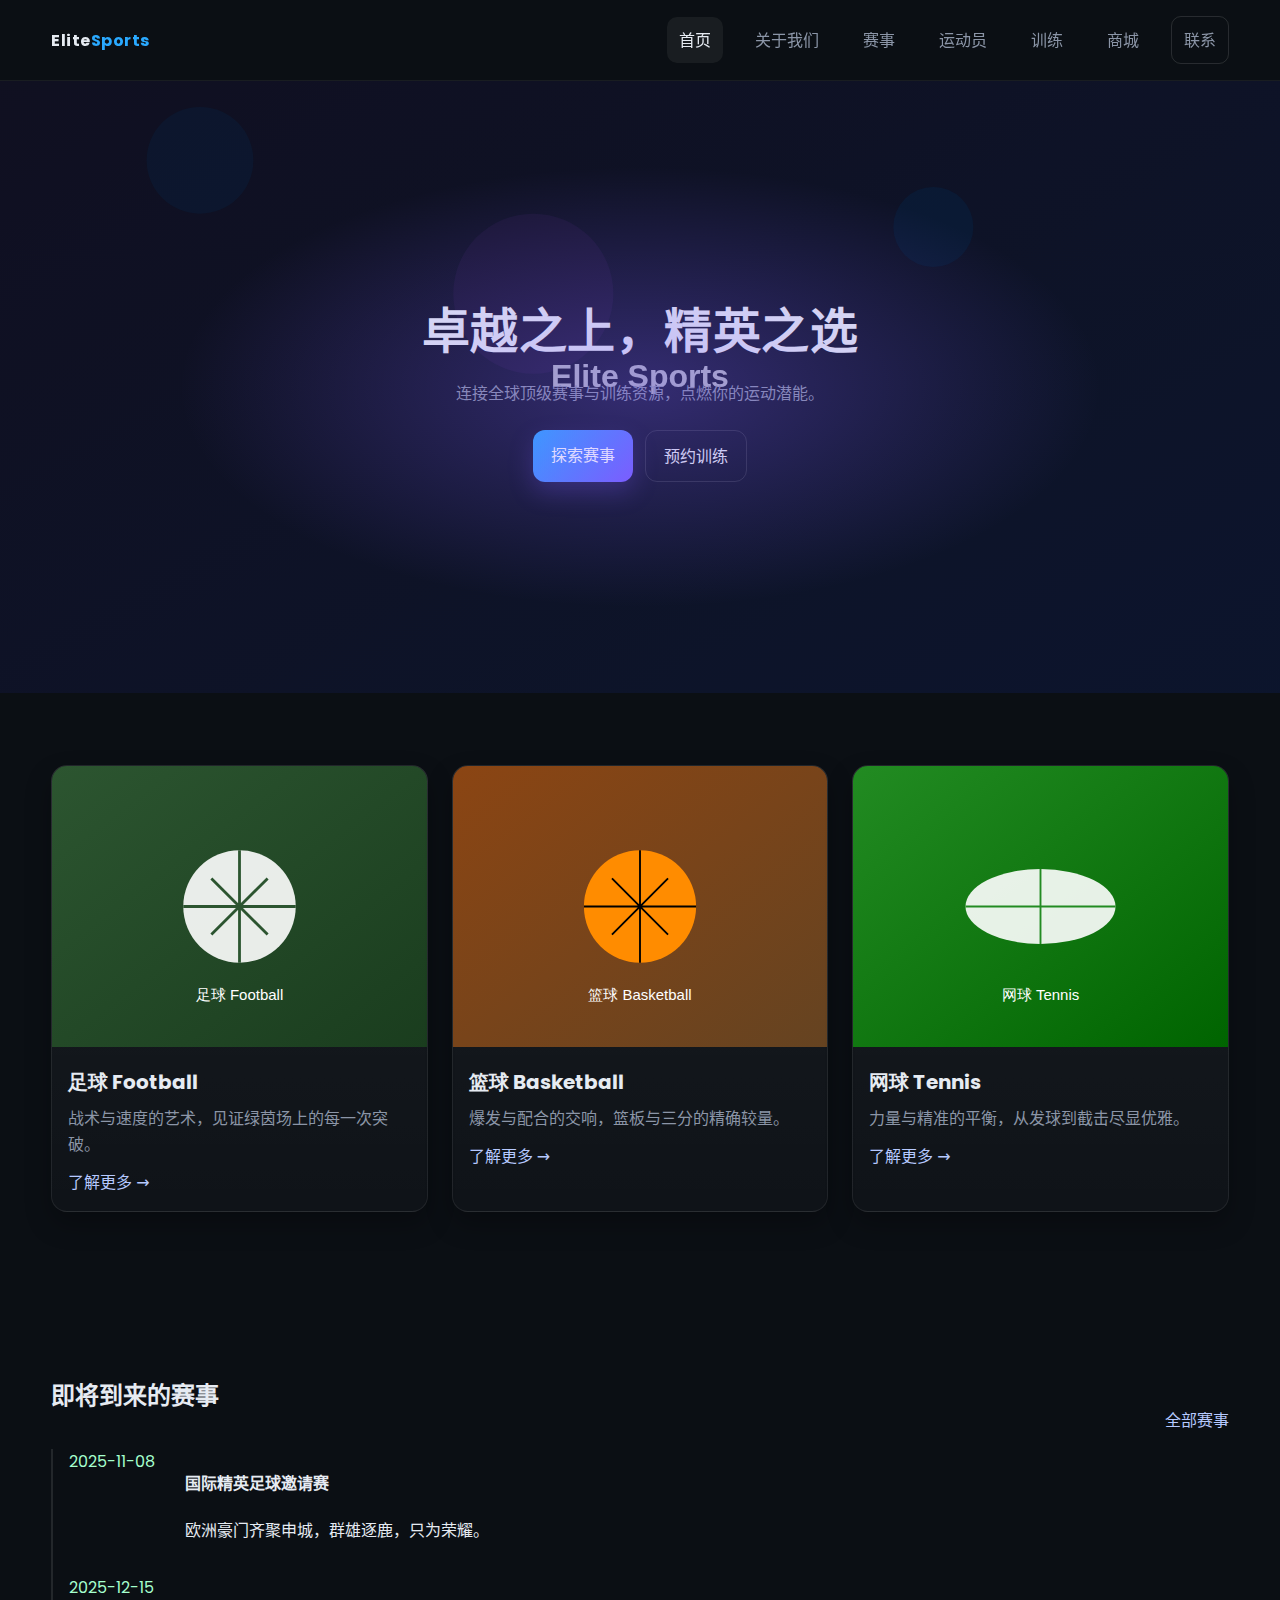
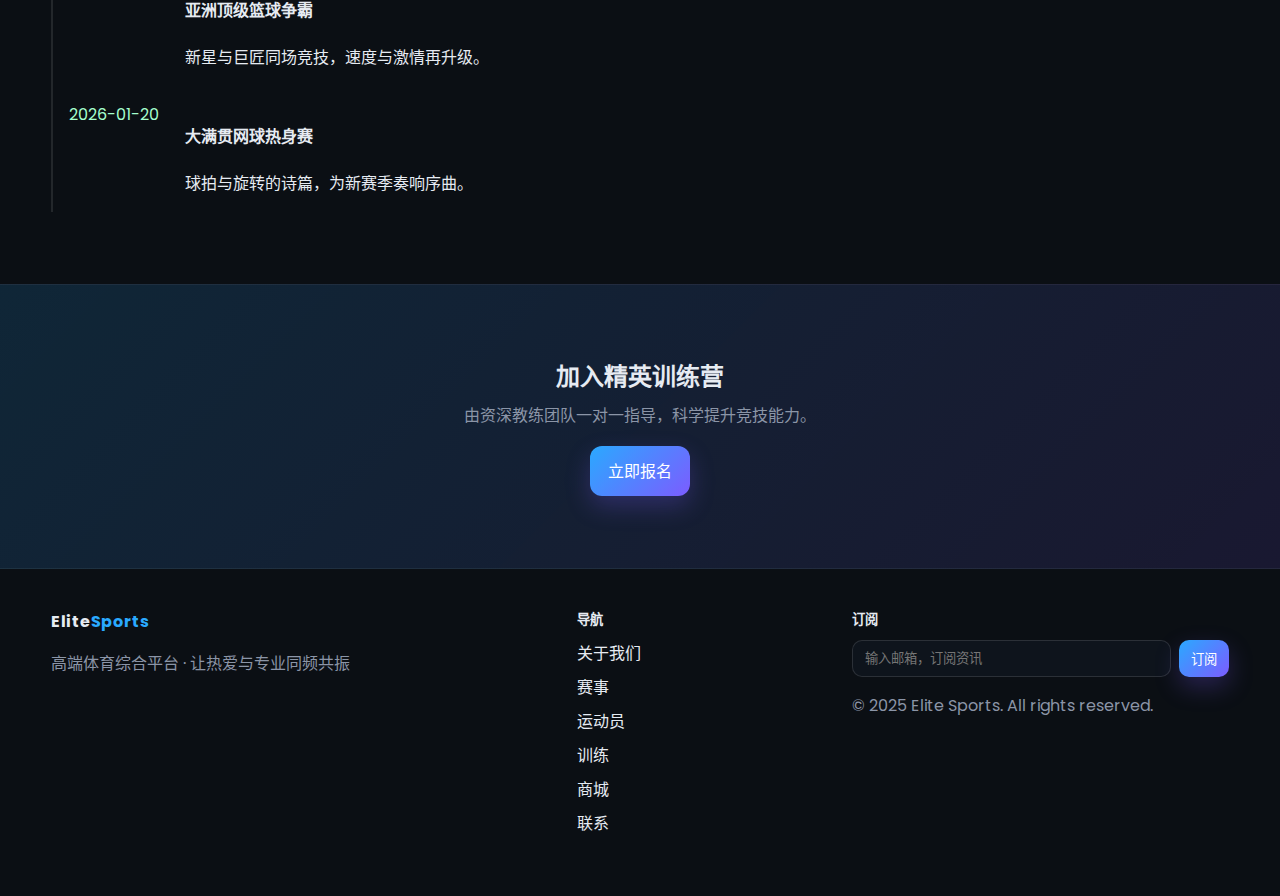
<file: index.html>
<!doctype html>
<html lang="zh-CN">
  <head>
    <meta charset="utf-8">
    <meta name="viewport" content="width=device-width, initial-scale=1">
    <title>Elite Sports Club · 精英体育</title>
    <meta name="description" content="高端体育平台：赛事、运动员、训练与装备，尽显专业与激情。">
    <link rel="preconnect" href="https://fonts.googleapis.com">
    <link rel="preconnect" href="https://fonts.gstatic.com" crossorigin>
    <link href="https://fonts.googleapis.com/css2?family=Poppins:wght@300;400;600;700&display=swap" rel="stylesheet">
    <link rel="stylesheet" href="assets/css/style.css">
  </head>
  <body>
    <header class="site-header">
      <div class="container header-inner">
        <a class="logo" href="/">Elite<span>Sports</span></a>
        <nav class="nav" id="mainNav">
          <a href="index.html" class="active">首页</a>
          <a href="pages/about.html">关于我们</a>
          <a href="pages/events.html">赛事</a>
          <a href="pages/athletes.html">运动员</a>
          <a href="pages/training.html">训练</a>
          <a href="pages/shop.html">商城</a>
          <a href="pages/contact.html" class="btn btn-sm">联系</a>
        </nav>
        <button class="nav-toggle" id="navToggle" aria-label="切换菜单">
          <span></span><span></span><span></span>
        </button>
      </div>
    </header>

    <main>
      <section class="hero">
        <div class="hero-bg" style="background-image:url('assets/images/hero-bg.svg');"></div>
        <div class="container hero-content">
          <h1>卓越之上，精英之选</h1>
          <p>连接全球顶级赛事与训练资源，点燃你的运动潜能。</p>
          <div class="hero-actions">
            <a class="btn btn-primary" href="pages/events.html">探索赛事</a>
            <a class="btn btn-ghost" href="pages/training.html">预约训练</a>
          </div>
        </div>
      </section>

      <section class="section grid-3 container">
        <article class="card">
          <img src="assets/images/football.svg" alt="足球">
          <div class="card-body">
            <h3>足球 Football</h3>
            <p>战术与速度的艺术，见证绿茵场上的每一次突破。</p>
            <a class="link" href="pages/sports/football.html">了解更多 →</a>
          </div>
        </article>
        <article class="card">
          <img src="assets/images/basketball.svg" alt="篮球">
          <div class="card-body">
            <h3>篮球 Basketball</h3>
            <p>爆发与配合的交响，篮板与三分的精确较量。</p>
            <a class="link" href="pages/sports/basketball.html">了解更多 →</a>
          </div>
        </article>
        <article class="card">
          <img src="assets/images/tennis.svg" alt="网球">
          <div class="card-body">
            <h3>网球 Tennis</h3>
            <p>力量与精准的平衡，从发球到截击尽显优雅。</p>
            <a class="link" href="pages/sports/tennis.html">了解更多 →</a>
          </div>
        </article>
      </section>

      <section class="section container">
        <div class="section-header">
          <h2>即将到来的赛事</h2>
          <a class="link" href="pages/events.html">全部赛事</a>
        </div>
        <div class="timeline">
          <div class="timeline-item">
            <time>2025-11-08</time>
            <div>
              <h4>国际精英足球邀请赛</h4>
              <p>欧洲豪门齐聚申城，群雄逐鹿，只为荣耀。</p>
            </div>
          </div>
          <div class="timeline-item">
            <time>2025-12-15</time>
            <div>
              <h4>亚洲顶级篮球争霸</h4>
              <p>新星与巨匠同场竞技，速度与激情再升级。</p>
            </div>
          </div>
          <div class="timeline-item">
            <time>2026-01-20</time>
            <div>
              <h4>大满贯网球热身赛</h4>
              <p>球拍与旋转的诗篇，为新赛季奏响序曲。</p>
            </div>
          </div>
        </div>
      </section>

      <section class="cta">
        <div class="container cta-inner">
          <h2>加入精英训练营</h2>
          <p>由资深教练团队一对一指导，科学提升竞技能力。</p>
          <a class="btn btn-primary" href="pages/training.html">立即报名</a>
        </div>
      </section>
    </main>

    <footer class="site-footer">
      <div class="container footer-grid">
        <div>
          <a class="logo" href="/">Elite<span>Sports</span></a>
          <p class="muted">高端体育综合平台 · 让热爱与专业同频共振</p>
        </div>
        <div>
          <h5>导航</h5>
          <ul>
            <li><a href="pages/about.html">关于我们</a></li>
            <li><a href="pages/events.html">赛事</a></li>
            <li><a href="pages/athletes.html">运动员</a></li>
            <li><a href="pages/training.html">训练</a></li>
            <li><a href="pages/shop.html">商城</a></li>
            <li><a href="pages/contact.html">联系</a></li>
          </ul>
        </div>
        <div>
          <h5>订阅</h5>
          <form class="subscribe" onsubmit="return false;">
            <input type="email" placeholder="输入邮箱，订阅资讯">
            <button class="btn btn-sm btn-primary" type="submit">订阅</button>
          </form>
          <p class="muted">© 2025 Elite Sports. All rights reserved.</p>
        </div>
      </div>
    </footer>

    <script src="assets/js/main.js"></script>
  </body>
  </html>
</file>
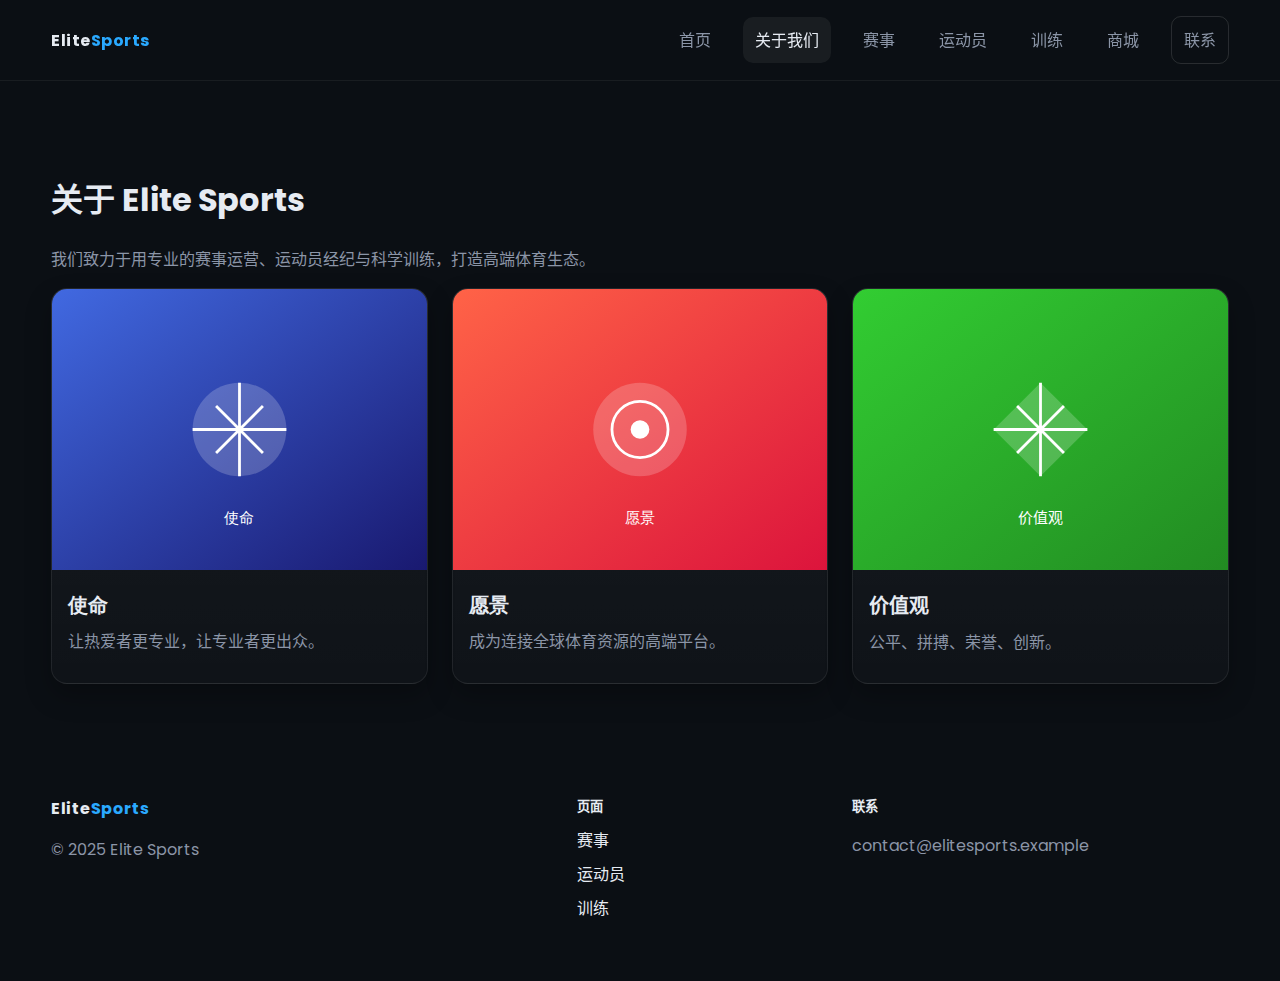
<file: pages/about.html>
<!doctype html>
<html lang="zh-CN">
  <head>
    <meta charset="utf-8">
    <meta name="viewport" content="width=device-width, initial-scale=1">
    <title>关于我们 · Elite Sports</title>
    <link rel="preconnect" href="https://fonts.googleapis.com">
    <link rel="preconnect" href="https://fonts.gstatic.com" crossorigin>
    <link href="https://fonts.googleapis.com/css2?family=Poppins:wght@300;400;600;700&display=swap" rel="stylesheet">
    <link rel="stylesheet" href="../assets/css/style.css">
  </head>
  <body>
    <header class="site-header">
      <div class="container header-inner">
        <a class="logo" href="../index.html">Elite<span>Sports</span></a>
        <nav class="nav" id="mainNav">
          <a href="../index.html">首页</a>
          <a href="about.html" class="active">关于我们</a>
          <a href="events.html">赛事</a>
          <a href="athletes.html">运动员</a>
          <a href="training.html">训练</a>
          <a href="shop.html">商城</a>
          <a href="contact.html" class="btn btn-sm">联系</a>
        </nav>
        <button class="nav-toggle" id="navToggle" aria-label="切换菜单">
          <span></span><span></span><span></span>
        </button>
      </div>
    </header>

    <main class="section">
      <div class="container">
        <h1>关于 Elite Sports</h1>
        <p class="muted">我们致力于用专业的赛事运营、运动员经纪与科学训练，打造高端体育生态。</p>
        <div class="grid-3" style="margin-top:16px;">
          <article class="card">
            <img src="../assets/images/mission.svg" alt="使命">
            <div class="card-body">
              <h3>使命</h3>
              <p>让热爱者更专业，让专业者更出众。</p>
            </div>
          </article>
          <article class="card">
            <img src="../assets/images/vision.svg" alt="愿景">
            <div class="card-body">
              <h3>愿景</h3>
              <p>成为连接全球体育资源的高端平台。</p>
            </div>
          </article>
          <article class="card">
            <img src="../assets/images/values.svg" alt="价值观">
            <div class="card-body">
              <h3>价值观</h3>
              <p>公平、拼搏、荣誉、创新。</p>
            </div>
          </article>
        </div>
      </div>
    </main>

    <footer class="site-footer">
      <div class="container footer-grid">
        <div>
          <a class="logo" href="../index.html">Elite<span>Sports</span></a>
          <p class="muted">© 2025 Elite Sports</p>
        </div>
        <div>
          <h5>页面</h5>
          <ul>
            <li><a href="events.html">赛事</a></li>
            <li><a href="athletes.html">运动员</a></li>
            <li><a href="training.html">训练</a></li>
          </ul>
        </div>
        <div>
          <h5>联系</h5>
          <p class="muted">contact@elitesports.example</p>
        </div>
      </div>
    </footer>

    <script src="../assets/js/main.js"></script>
  </body>
  </html>
</file>
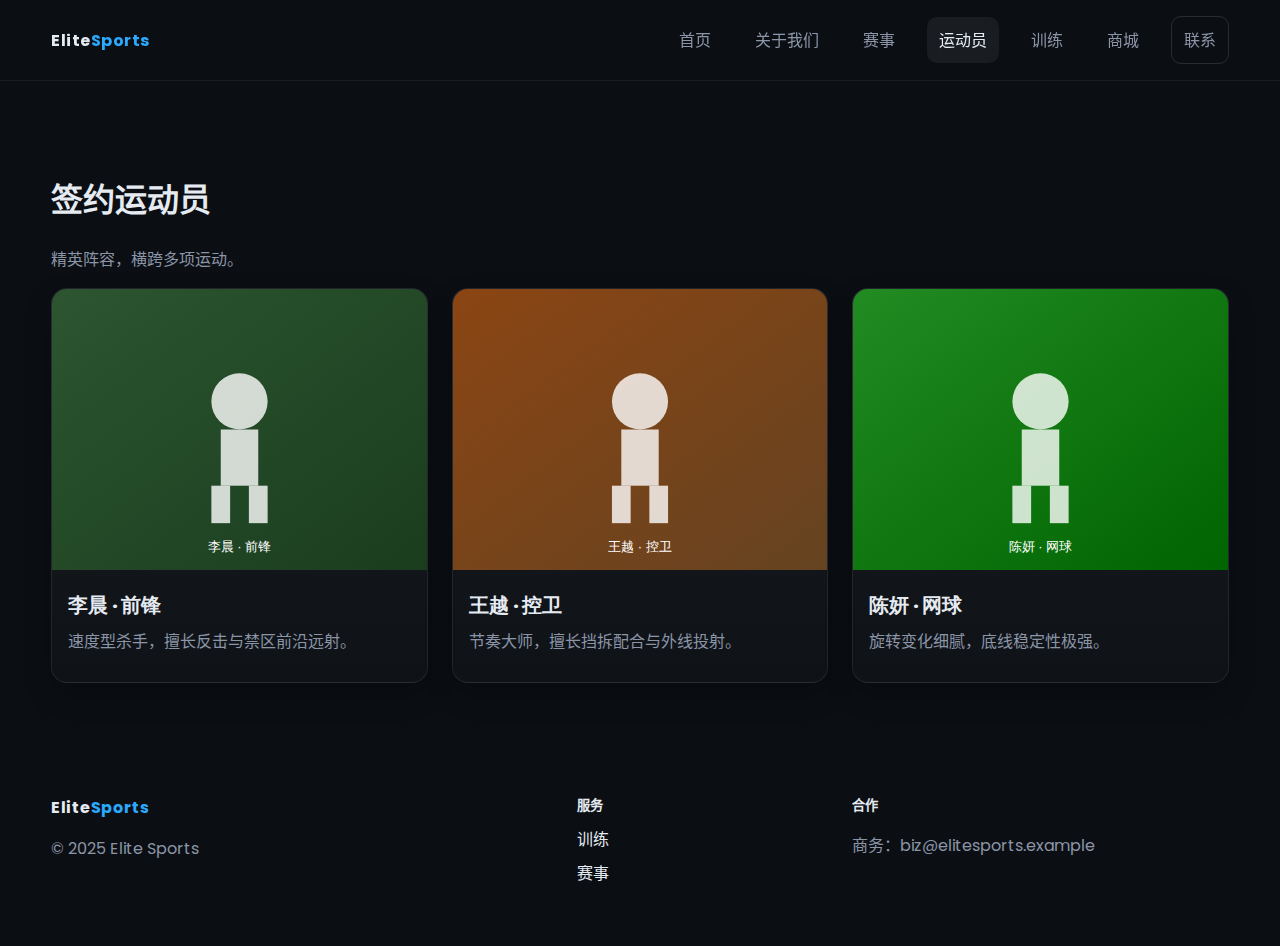
<file: pages/athletes.html>
<!doctype html>
<html lang="zh-CN">
  <head>
    <meta charset="utf-8">
    <meta name="viewport" content="width=device-width, initial-scale=1">
    <title>运动员 · Elite Sports</title>
    <link rel="preconnect" href="https://fonts.googleapis.com">
    <link rel="preconnect" href="https://fonts.gstatic.com" crossorigin>
    <link href="https://fonts.googleapis.com/css2?family=Poppins:wght@300;400;600;700&display=swap" rel="stylesheet">
    <link rel="stylesheet" href="../assets/css/style.css">
  </head>
  <body>
    <header class="site-header">
      <div class="container header-inner">
        <a class="logo" href="../index.html">Elite<span>Sports</span></a>
        <nav class="nav" id="mainNav">
          <a href="../index.html">首页</a>
          <a href="about.html">关于我们</a>
          <a href="events.html">赛事</a>
          <a href="athletes.html" class="active">运动员</a>
          <a href="training.html">训练</a>
          <a href="shop.html">商城</a>
          <a href="contact.html" class="btn btn-sm">联系</a>
        </nav>
        <button class="nav-toggle" id="navToggle" aria-label="切换菜单">
          <span></span><span></span><span></span>
        </button>
      </div>
    </header>

    <main class="section">
      <div class="container">
        <h1>签约运动员</h1>
        <p class="muted">精英阵容，横跨多项运动。</p>
        <div class="grid-3" style="margin-top:16px;">
          <article class="card">
            <img src="../assets/images/athlete1.svg" alt="前锋">
            <div class="card-body">
              <h3>李晨 · 前锋</h3>
              <p class="muted">速度型杀手，擅长反击与禁区前沿远射。</p>
            </div>
          </article>
          <article class="card">
            <img src="../assets/images/athlete2.svg" alt="控卫">
            <div class="card-body">
              <h3>王越 · 控卫</h3>
              <p class="muted">节奏大师，擅长挡拆配合与外线投射。</p>
            </div>
          </article>
          <article class="card">
            <img src="../assets/images/athlete3.svg" alt="网球">
            <div class="card-body">
              <h3>陈妍 · 网球</h3>
              <p class="muted">旋转变化细腻，底线稳定性极强。</p>
            </div>
          </article>
        </div>
      </div>
    </main>

    <footer class="site-footer">
      <div class="container footer-grid">
        <div>
          <a class="logo" href="../index.html">Elite<span>Sports</span></a>
          <p class="muted">© 2025 Elite Sports</p>
        </div>
        <div>
          <h5>服务</h5>
          <ul>
            <li><a href="training.html">训练</a></li>
            <li><a href="events.html">赛事</a></li>
          </ul>
        </div>
        <div>
          <h5>合作</h5>
          <p class="muted">商务：biz@elitesports.example</p>
        </div>
      </div>
    </footer>

    <script src="../assets/js/main.js"></script>
  </body>
  </html>
</file>
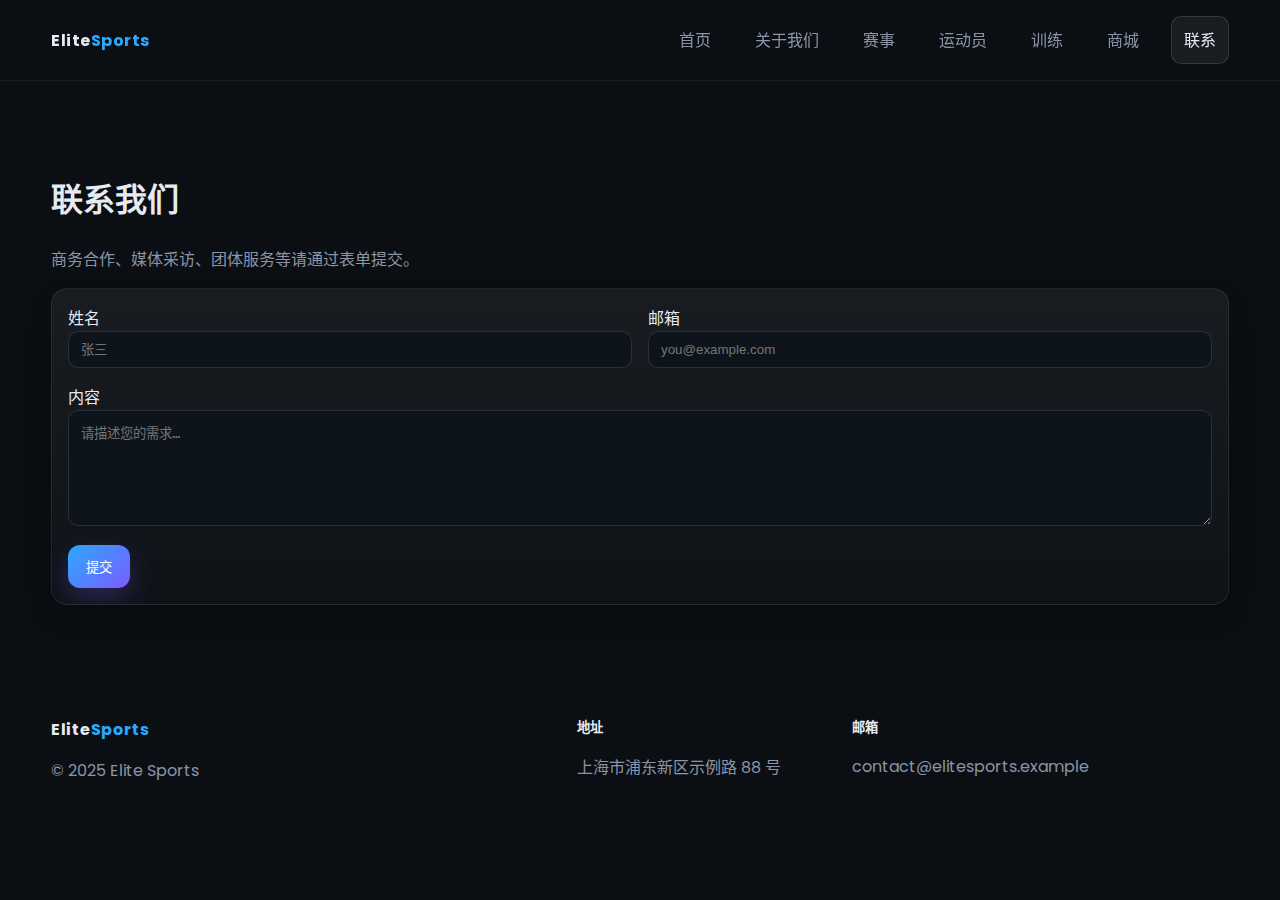
<file: pages/contact.html>
<!doctype html>
<html lang="zh-CN">
  <head>
    <meta charset="utf-8">
    <meta name="viewport" content="width=device-width, initial-scale=1">
    <title>联系 · Elite Sports</title>
    <link rel="preconnect" href="https://fonts.googleapis.com">
    <link rel="preconnect" href="https://fonts.gstatic.com" crossorigin>
    <link href="https://fonts.googleapis.com/css2?family=Poppins:wght@300;400;600;700&display=swap" rel="stylesheet">
    <link rel="stylesheet" href="../assets/css/style.css">
  </head>
  <body>
    <header class="site-header">
      <div class="container header-inner">
        <a class="logo" href="../index.html">Elite<span>Sports</span></a>
        <nav class="nav" id="mainNav">
          <a href="../index.html">首页</a>
          <a href="about.html">关于我们</a>
          <a href="events.html">赛事</a>
          <a href="athletes.html">运动员</a>
          <a href="training.html">训练</a>
          <a href="shop.html">商城</a>
          <a href="contact.html" class="active btn btn-sm">联系</a>
        </nav>
        <button class="nav-toggle" id="navToggle" aria-label="切换菜单">
          <span></span><span></span><span></span>
        </button>
      </div>
    </header>

    <main class="section">
      <div class="container">
        <h1>联系我们</h1>
        <p class="muted">商务合作、媒体采访、团体服务等请通过表单提交。</p>
        <form class="card" style="padding:16px;" onsubmit="return false;">
          <div class="grid-3" style="grid-template-columns:1fr 1fr; gap:16px;">
            <div>
              <label>姓名</label>
              <input style="width:100%; padding:10px 12px; border-radius:10px; border:1px solid rgba(255,255,255,.12); background:#0e141c; color:#eaf0f7;" placeholder="张三">
            </div>
            <div>
              <label>邮箱</label>
              <input type="email" style="width:100%; padding:10px 12px; border-radius:10px; border:1px solid rgba(255,255,255,.12); background:#0e141c; color:#eaf0f7;" placeholder="you@example.com">
            </div>
            <div style="grid-column:1/3;">
              <label>内容</label>
              <textarea rows="6" style="width:100%; padding:12px; border-radius:10px; border:1px solid rgba(255,255,255,.12); background:#0e141c; color:#eaf0f7;" placeholder="请描述您的需求…"></textarea>
            </div>
          </div>
          <div style="margin-top:12px;">
            <button class="btn btn-primary" type="submit">提交</button>
          </div>
        </form>
      </div>
    </main>

    <footer class="site-footer">
      <div class="container footer-grid">
        <div>
          <a class="logo" href="../index.html">Elite<span>Sports</span></a>
          <p class="muted">© 2025 Elite Sports</p>
        </div>
        <div>
          <h5>地址</h5>
          <p class="muted">上海市浦东新区示例路 88 号</p>
        </div>
        <div>
          <h5>邮箱</h5>
          <p class="muted">contact@elitesports.example</p>
        </div>
      </div>
    </footer>

    <script src="../assets/js/main.js"></script>
  </body>
  </html>
</file>
<file: assets/css/style.css>
/* Global */
:root { --bg:#0b0f14; --card:#121822; --muted:#8b95a7; --text:#e6ebf2; --brand:#2aa9ff; --brand-2:#7c5cff; --accent:#00d1b2; }
* { box-sizing:border-box; }
html,body { margin:0; padding:0; font-family:'Poppins',system-ui,-apple-system,Segoe UI,Roboto,Arial; background:var(--bg); color:var(--text); }
a { color:inherit; text-decoration:none; }
img { display:block; width:100%; height:auto; }

.container { width:min(1200px, 92%); margin:0 auto; }
.section { padding:72px 0; }
.muted { color:var(--muted); }

/* Header */
.site-header { position:sticky; top:0; z-index:50; background:rgba(11,15,20,.7); backdrop-filter: blur(8px); border-bottom:1px solid rgba(255,255,255,.06); }
.header-inner { display:flex; align-items:center; justify-content:space-between; padding:16px 0; }
.logo { font-weight:700; letter-spacing:.5px; }
.logo span { color:var(--brand); }
.nav { display:flex; gap:20px; align-items:center; }
.nav a { padding:10px 12px; border-radius:10px; color:var(--muted); transition:all .2s ease; }
.nav a:hover, .nav a.active { color:var(--text); background:rgba(255,255,255,.06); }
.btn { display:inline-block; padding:12px 18px; border-radius:12px; border:1px solid rgba(255,255,255,.12); transition: all .2s ease; }
.btn:hover { transform:translateY(-1px); border-color: rgba(255,255,255,.3); }
.btn-sm { padding:8px 12px; border-radius:10px; }
.btn-primary { background:linear-gradient(135deg, var(--brand), var(--brand-2)); border:none; color:#fff; box-shadow:0 10px 24px rgba(124,92,255,.25); }
.btn-ghost { background:transparent; }

.nav-toggle { display:none; flex-direction:column; gap:4px; background:transparent; border:none; padding:8px; }
.nav-toggle span { width:24px; height:2px; background:#fff; display:block; }

/* Hero */
.hero { position:relative; min-height:68vh; display:grid; place-items:center; }
.hero-bg { position:absolute; inset:0; background-size:cover; background-position:center; filter:saturate(1.05) contrast(1.05) brightness(.75); }
.hero::after { content:""; position:absolute; inset:0; background:radial-gradient(60% 60% at 50% 50%, rgba(124,92,255,.35), transparent 60%); pointer-events:none; }
.hero-content { position:relative; text-align:center; padding:96px 0; }
.hero h1 { font-size:48px; margin:0 0 12px; letter-spacing:.5px; }
.hero p { color:var(--muted); margin:0 0 24px; }
.hero-actions { display:flex; gap:12px; justify-content:center; }

/* Cards */
.grid-3 { display:grid; grid-template-columns:repeat(3, 1fr); gap:24px; }
.card { background:linear-gradient(180deg, rgba(255,255,255,.06), rgba(255,255,255,.02)); border:1px solid rgba(255,255,255,.08); border-radius:16px; overflow:hidden; box-shadow:0 12px 26px rgba(0,0,0,.26); }
.card-body { padding:16px; }
.card h3 { margin:4px 0 8px; font-size:20px; }
.card p { margin:0 0 12px; color:var(--muted); }
.link { color:#b6c9ff; }

/* Timeline */
.section-header { display:flex; align-items:flex-end; justify-content:space-between; margin-bottom:16px; }
.timeline { border-left:2px solid rgba(255,255,255,.1); padding-left:16px; display:grid; gap:16px; }
.timeline-item { display:flex; gap:16px; }
.timeline-item time { color:#a5ffce; min-width:100px; }

/* CTA */
.cta { padding:72px 0; background:linear-gradient(135deg, rgba(42,169,255,.15), rgba(124,92,255,.12)); border-top:1px solid rgba(255,255,255,.06); border-bottom:1px solid rgba(255,255,255,.06); }
.cta-inner { text-align:center; }
.cta h2 { margin:0 0 8px; }
.cta p { margin:0 0 18px; color:var(--muted); }

/* Footer */
.site-footer { padding:40px 0 60px; }
.footer-grid { display:grid; grid-template-columns:2fr 1fr 1.5fr; gap:24px; }
.footer-grid h5 { margin:0 0 10px; }
.footer-grid ul { list-style:none; padding:0; margin:0; display:grid; gap:8px; }
.subscribe { display:flex; gap:8px; }
.subscribe input { flex:1; padding:10px 12px; border-radius:10px; border:1px solid rgba(255,255,255,.12); background:#0e141c; color:#eaf0f7; }

/* Responsive */
@media (max-width: 900px) {
  .grid-3 { grid-template-columns:1fr; }
  .footer-grid { grid-template-columns:1fr; }
  .hero h1 { font-size:36px; }
  .nav { position:fixed; inset:64px 0 auto 0; background:rgba(11,15,20,.95); flex-direction:column; padding:16px; transform:translateY(-16px) scale(.98); opacity:0; pointer-events:none; transition: all .2s ease; border-bottom:1px solid rgba(255,255,255,.06); }
  .nav.open { transform:none; opacity:1; pointer-events:auto; }
  .nav-toggle { display:flex; }
}
</file>
